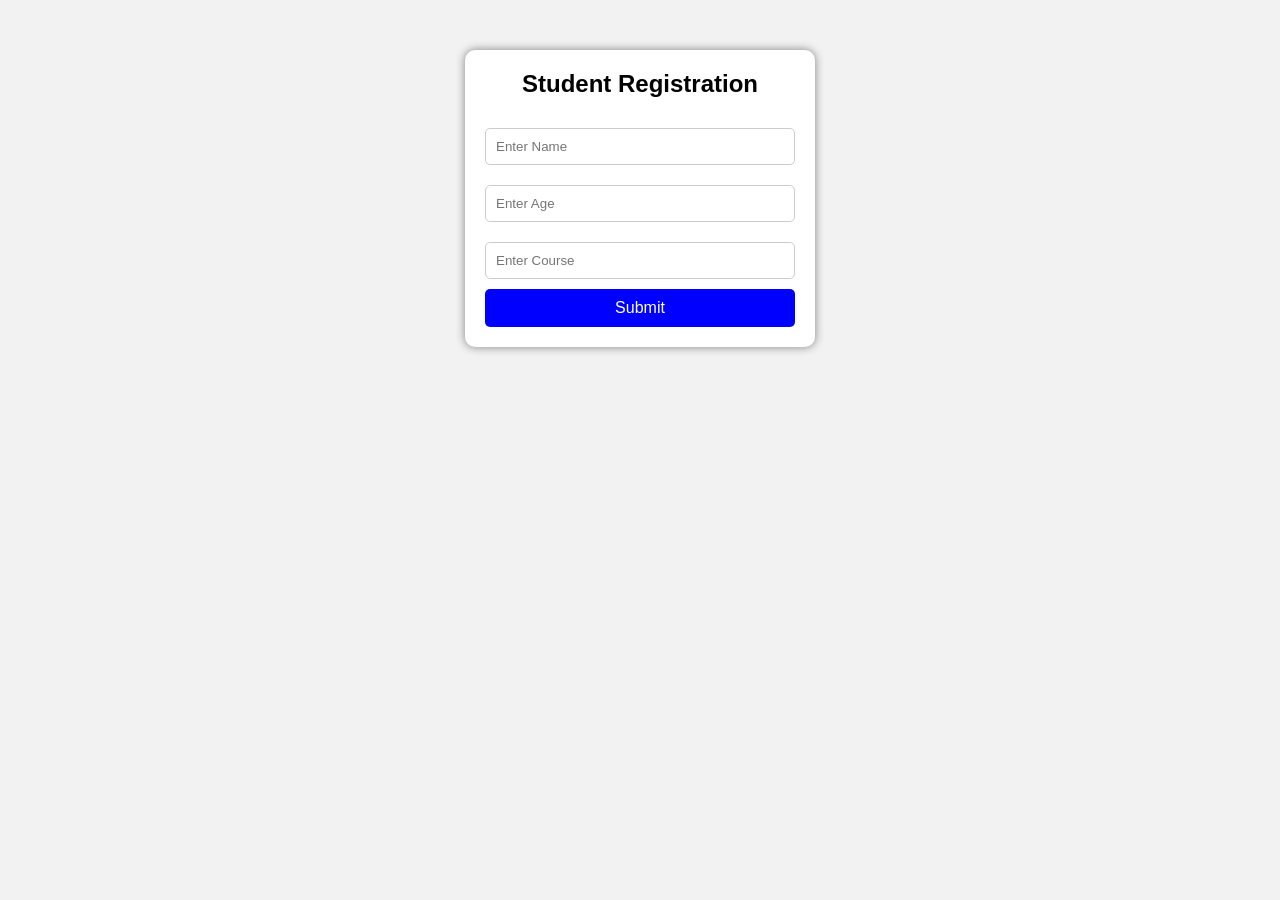
<file: STUDENT_REGISTRATION_CARD/index.html>
<!DOCTYPE html>
<html lang="en">
<head>
    <meta charset="UTF-8">
    <meta name="viewport" content="width=device-width, initial-scale=1.0">
    <title>Student Registration</title>
    <link rel="stylesheet" href="style.css">
</head>
<body>

    <div class="container">
        <h2>Student Registration</h2>

        <input type="text" id="name" placeholder="Enter Name">
        <input type="number" id="age" placeholder="Enter Age">
        <input type="text" id="course" placeholder="Enter Course">

        <button onclick="registerStudent()">Submit</button>
    </div>

    <div class="card" id="card">
        <h2>Student Profile</h2>

        <p><strong>Name:</strong> <span id="studentName"></span></p>
        <p><strong>Age:</strong> <span id="studentAge"></span></p>
        <p><strong>Course:</strong> <span id="studentCourse"></span></p>
    </div>

    <script src="script.js"></script>

</body>
</html>
</file>
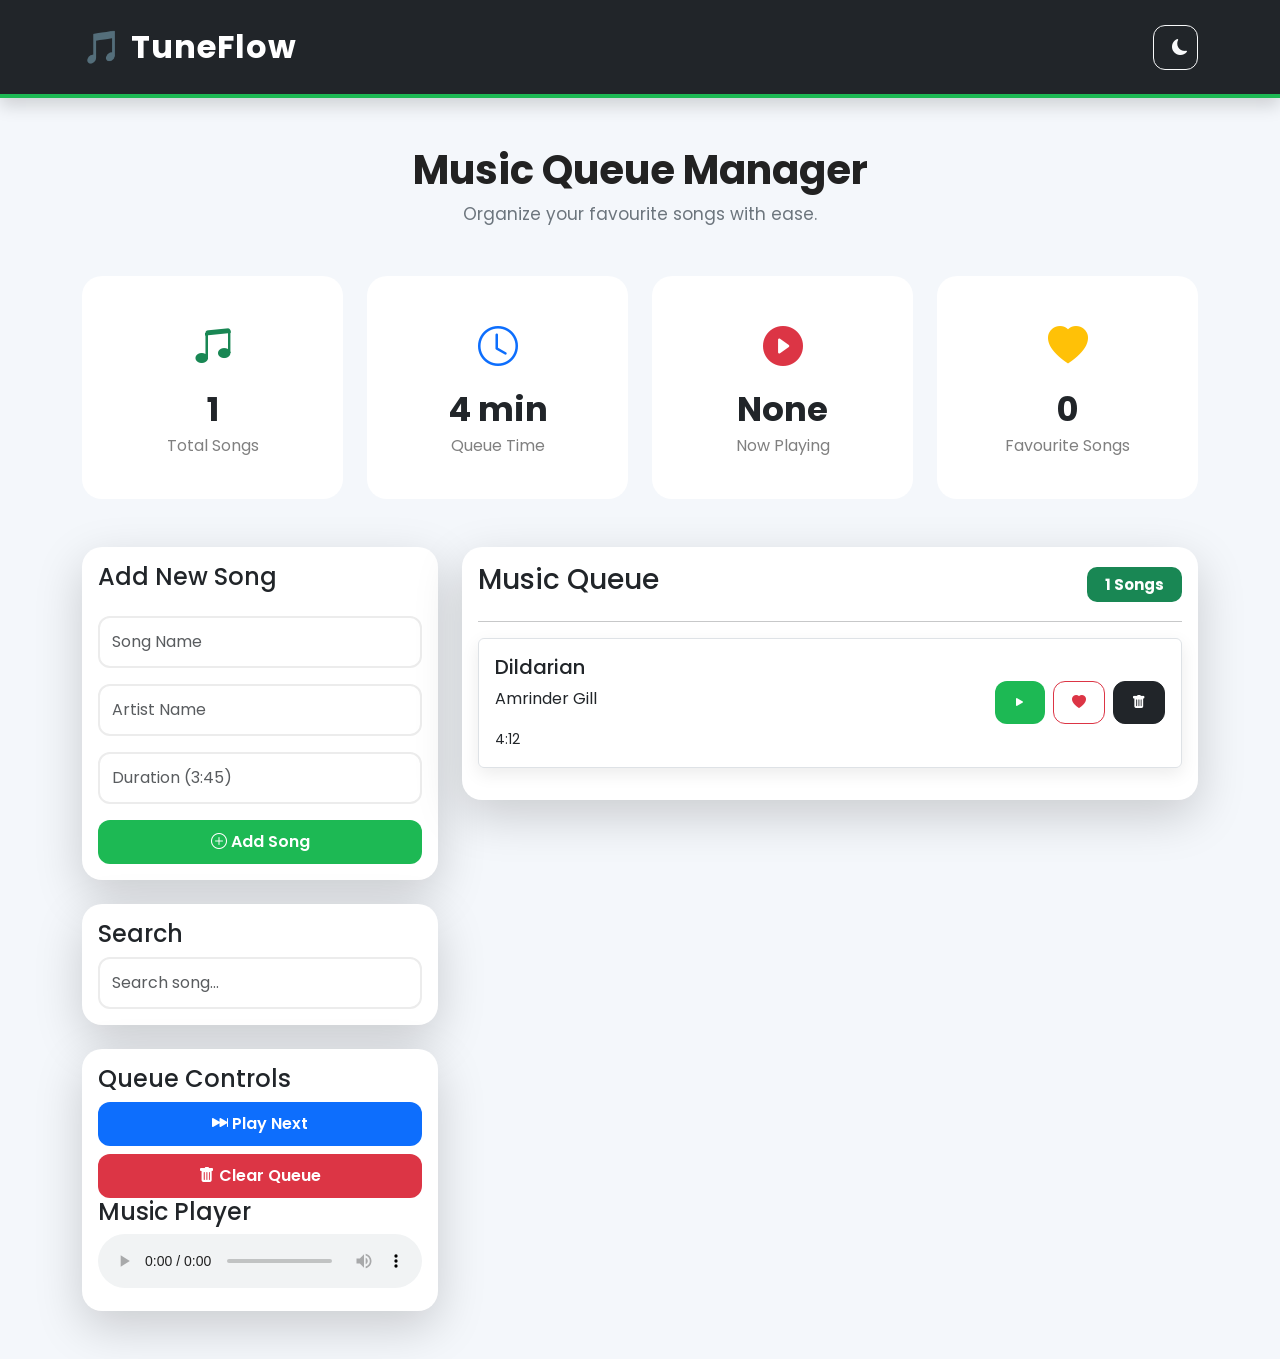
<file: TUNE_FLOW/index.html>
<!DOCTYPE html>
<html lang="en">

<head>

    <meta charset="UTF-8">
    <meta name="viewport" content="width=device-width, initial-scale=1.0">

    <title>TuneFlow | Music Queue</title>

    <!-- Bootstrap -->

    <link href="https://cdn.jsdelivr.net/npm/bootstrap@5.3.8/dist/css/bootstrap.min.css" rel="stylesheet">

    <!-- Bootstrap Icons -->

    <link rel="stylesheet"
        href="https://cdn.jsdelivr.net/npm/bootstrap-icons@1.11.3/font/bootstrap-icons.min.css">

    <!-- CSS -->

    <link rel="stylesheet" href="style.css">

</head>

<body>

    <!-- Navbar -->

    <nav class="navbar navbar-expand-lg navbar-dark bg-dark shadow">

        <div class="container">

            <a class="navbar-brand fw-bold fs-2" href="#">

                🎵 TuneFlow

            </a>

            <button class="btn btn-outline-light" id="themeBtn">

                <i class="bi bi-moon-fill"></i>

            </button>

        </div>

    </nav>





    <div class="container py-5">

        <!-- Heading -->

        <div class="text-center mb-5">

            <h1 class="fw-bold">

                Music Queue Manager

            </h1>

            <p class="text-secondary">

                Organize your favourite songs with ease.

            </p>

        </div>





        <!-- Statistics -->

        <div class="row g-4 mb-5">

            <div class="col-lg-3 col-md-6">

                <div class="card stat-card">

                    <div class="card-body">

                        <i class="bi bi-music-note-beamed fs-1 text-success"></i>

                        <h2 id="totalSongs">

                            0

                        </h2>

                        <p>Total Songs</p>

                    </div>

                </div>

            </div>

            <div class="col-lg-3 col-md-6">

                <div class="card stat-card">

                    <div class="card-body">

                        <i class="bi bi-clock fs-1 text-primary"></i>

                        <h2 id="queueTime">

                            0 min

                        </h2>

                        <p>Queue Time</p>

                    </div>

                </div>

            </div>

            <div class="col-lg-3 col-md-6">

                <div class="card stat-card">

                    <div class="card-body">

                        <i class="bi bi-play-circle-fill fs-1 text-danger"></i>

                        <h2 id="playingSong">

                            None

                        </h2>

                        <p>Now Playing</p>

                    </div>

                </div>

            </div>

            <div class="col-lg-3 col-md-6">

                <div class="card stat-card">

                    <div class="card-body">

                        <i class="bi bi-heart-fill fs-1 text-warning"></i>

                        <h2 id="favSongs">

                            0

                        </h2>

                        <p>Favourite Songs</p>

                    </div>

                </div>

            </div>

        </div>







        <div class="row">

            <!-- Left -->

            <div class="col-lg-4">

                <!-- Add Song -->

                <div class="card shadow-lg mb-4">

                    <div class="card-body">

                        <h4 class="mb-4">

                            Add New Song

                        </h4>

                        <input
                            type="text"
                            class="form-control mb-3"
                            id="songName"
                            placeholder="Song Name">

                        <input
                            type="text"
                            class="form-control mb-3"
                            id="artist"
                            placeholder="Artist Name">

                        <input
                            type="text"
                            class="form-control mb-3"
                            id="duration"
                            placeholder="Duration (3:45)">

                        <button
                            class="btn btn-success w-100"
                            id="addBtn">

                            <i class="bi bi-plus-circle"></i>

                            Add Song

                        </button>

                    </div>

                </div>





                <!-- Search -->

                <div class="card shadow-lg mb-4">

                    <div class="card-body">

                        <h4>

                            Search

                        </h4>

                        <input
                            type="text"
                            class="form-control"
                            id="searchBox"
                            placeholder="Search song...">

                    </div>

                </div>





                <!-- Queue Controls -->

                <div class="card shadow-lg">

                    <div class="card-body">

                        <h4>

                            Queue Controls

                        </h4>



                        <div class="d-grid gap-2">

                            <button class="btn btn-primary" id="playNextBtn">

                                <i class="bi bi-skip-forward-fill"></i>

                                Play Next

                            </button>

                            <button class="btn btn-danger" id="clearBtn">

                                <i class="bi bi-trash-fill"></i>

                                Clear Queue

                            </button>

                        </div>
                        
        <h4>Music Player</h4>
        <audio id="audioPlayer" controls class="w-100"></audio>

                    </div>

                </div>

            </div>





            <!-- Right -->

            <div class="col-lg-8">

                <div class="card shadow-lg">

                    <div class="card-body">

                        <div class="d-flex justify-content-between align-items-center mb-3">

                            <h3>

                                Music Queue

                            </h3>

                            <span
                                class="badge bg-success"
                                id="queueBadge">

                                0 Songs

                            </span>

                        </div>

                        <hr>

                        <!-- Song List -->

                        <div id="songList">

                        </div>

                    </div>

                </div>

            </div>

        </div>



        <!-- Toast -->

        <div
            class="toast position-fixed bottom-0 end-0 m-4"
            id="toast"
            role="alert">

            <div class="toast-header">

                <strong class="me-auto">

                    TuneFlow

                </strong>

                <button
                    class="btn-close"
                    data-bs-dismiss="toast">

                </button>

            </div>

            <div class="toast-body">

                Song Added Successfully 🎵

            </div>

        </div>





    </div>







    <script src="https://cdn.jsdelivr.net/npm/bootstrap@5.3.8/dist/js/bootstrap.bundle.min.js"></script>

    <script src="script.js"></script>

</body>

</html>
</file>
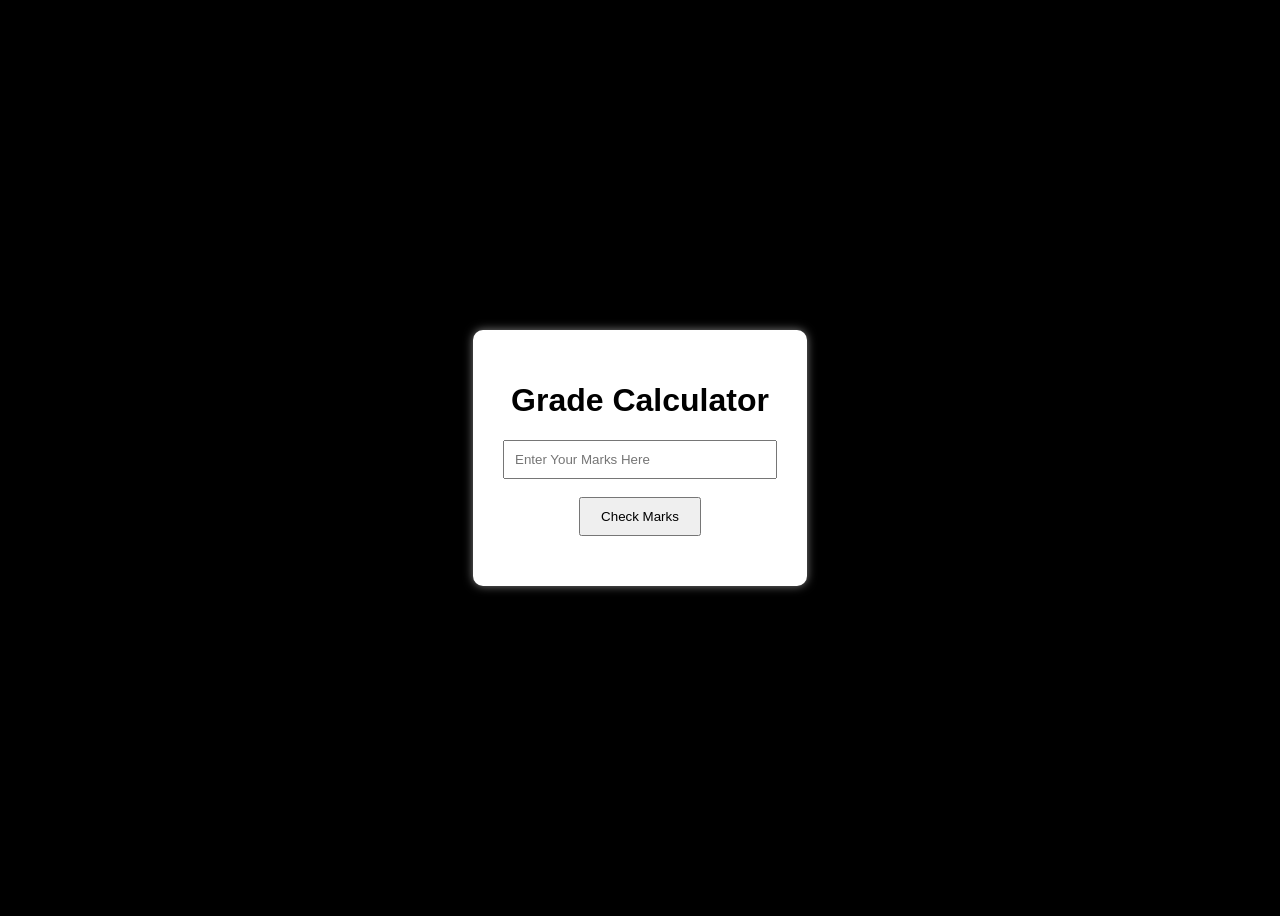
<file: GRADE_CALCULATOR/base.html>
<!DOCTYPE html>
<html lang="en">
<head>
    <meta charset="UTF-8">
    <meta name="viewport" content="width=device-width, initial-scale=1.0">
    <title>Grade Calculator</title>
    <link rel="stylesheet" href="style.css">

</head>
<body>
    <div class="container">
        <h1>Grade Calculator</h1>
        <input type="text" id="text" placeholder="Enter Your Marks Here"> 
        <br><br>
        <button onclick="checkMarks()" >Check Marks</button>

        <p id="Grade"></p>
    </div>
    <script src="script.js"></script>
    
</body>
</html>
</file>
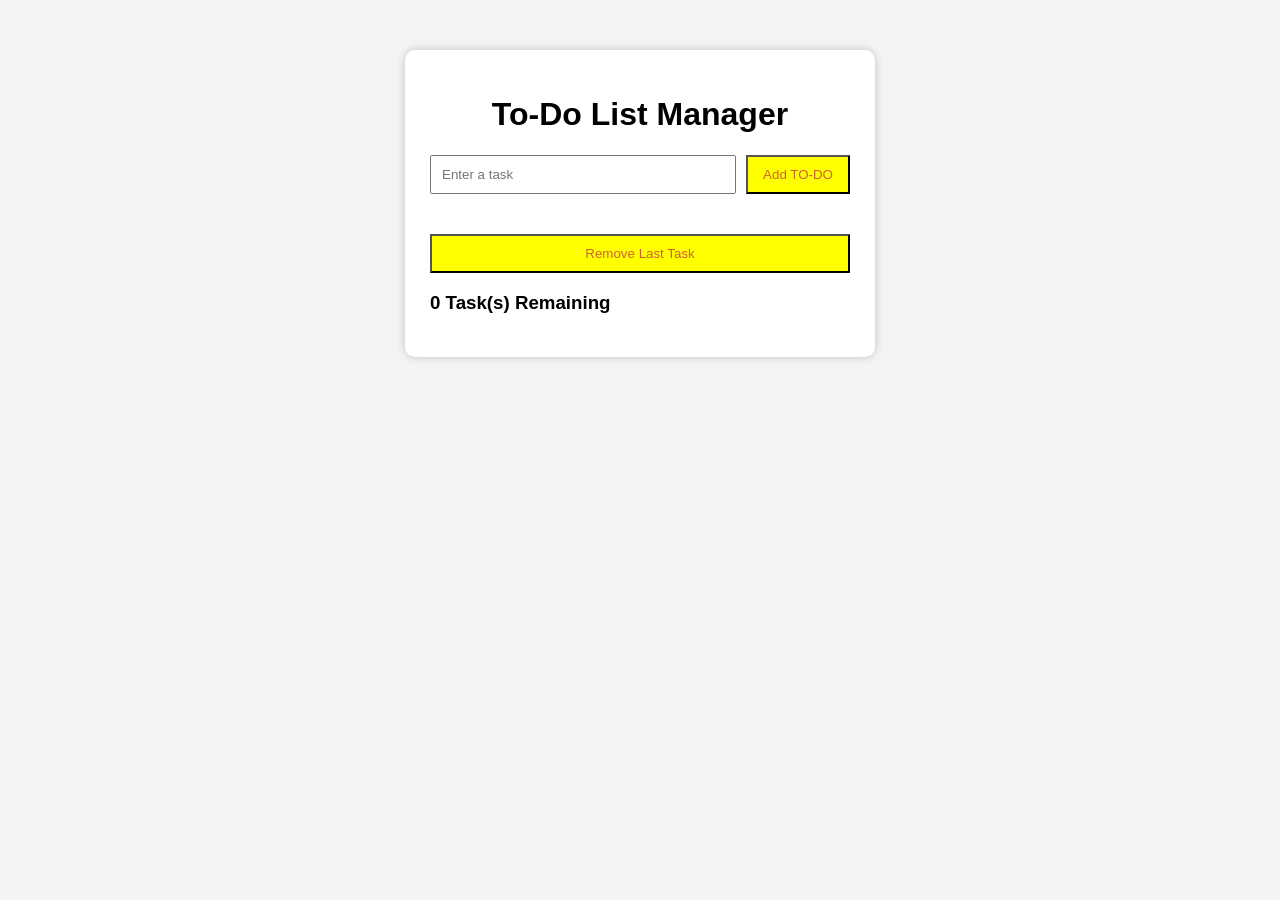
<file: LIST_MANAGER/toDo.html>
<!DOCTYPE html>
<html lang="en">
<head>
    <meta charset="UTF-8">
    <meta name="viewport" content="width=device-width, initial-scale=1.0">
    <title>To-Do List</title>
    <link rel="stylesheet" href="style.css">
</head>
<body>

<div class="container">
    <h1>To-Do List Manager</h1>

    <div class="input-box">
        <input type="text" id="taskInput" placeholder="Enter a task">
        <button onclick="addTask()">Add TO-DO</button>
    </div>

    <ul id="taskList"></ul>

    <button class="remove-btn" onclick="removeLastTask()">
        Remove Last Task
    </button>

    <h3 id="counter">0 Task(s) Remaining</h3>
</div>

<script src="script.js"></script>
</body>
</html>
</file>
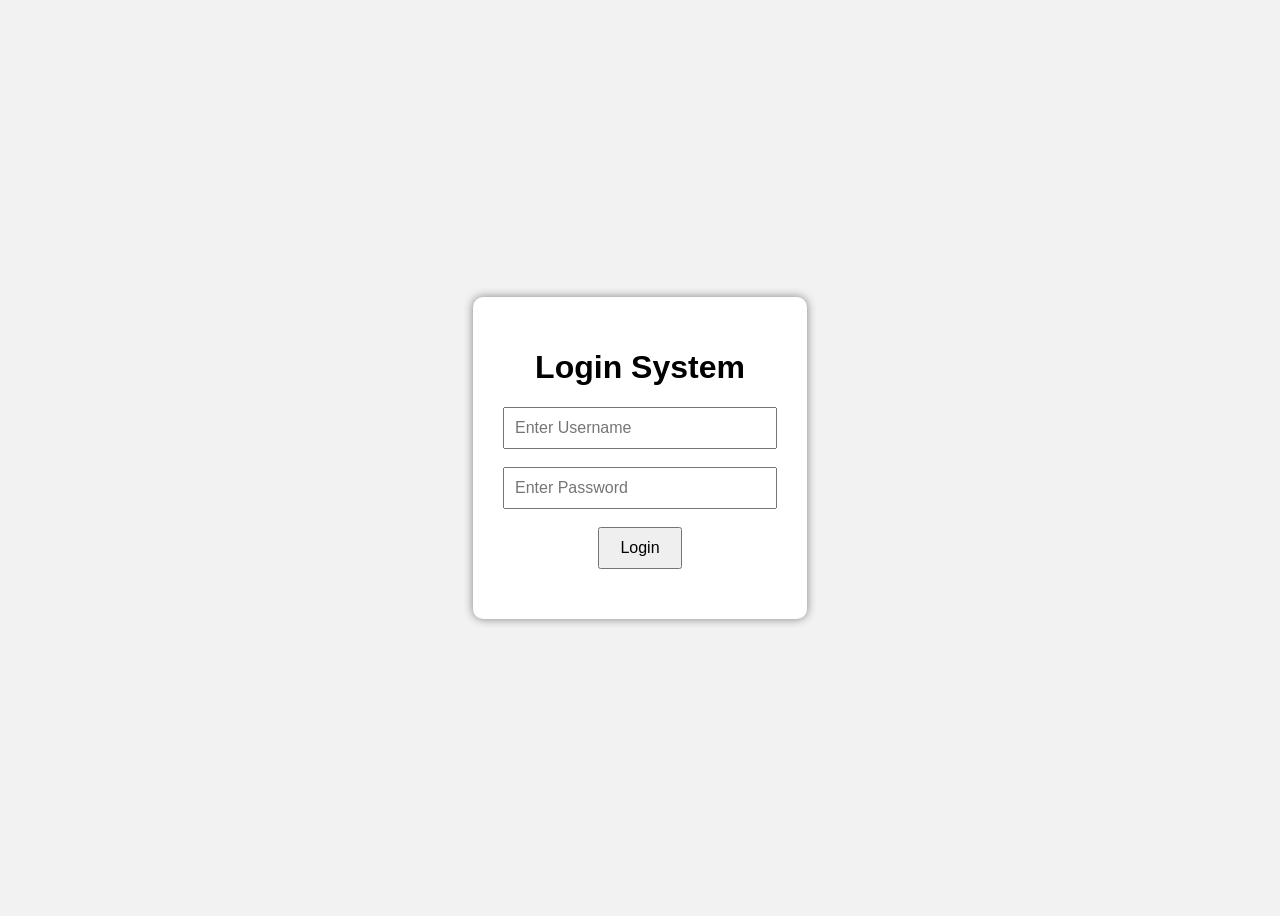
<file: LOGIN_SYSTEM/base.html>
<!DOCTYPE html>
<html lang="en">
<head>
    <meta charset="UTF-8">
    <meta name="viewport" content="width=device-width, initial-scale=1.0">
    <title>Login System</title>
    <link rel="stylesheet" href="style.css">
</head>
<body>

    <div class="container">
        <h1>Login System</h1>

        <input type="text" id="username" placeholder="Enter Username">
        <br><br>

        <input type="password" id="password" placeholder="Enter Password">
        <br><br>

        <button onclick="login()">Login</button>

        <p id="result"></p>
    </div>

    <script src="script.js"></script>

</body>
</html>
</file>
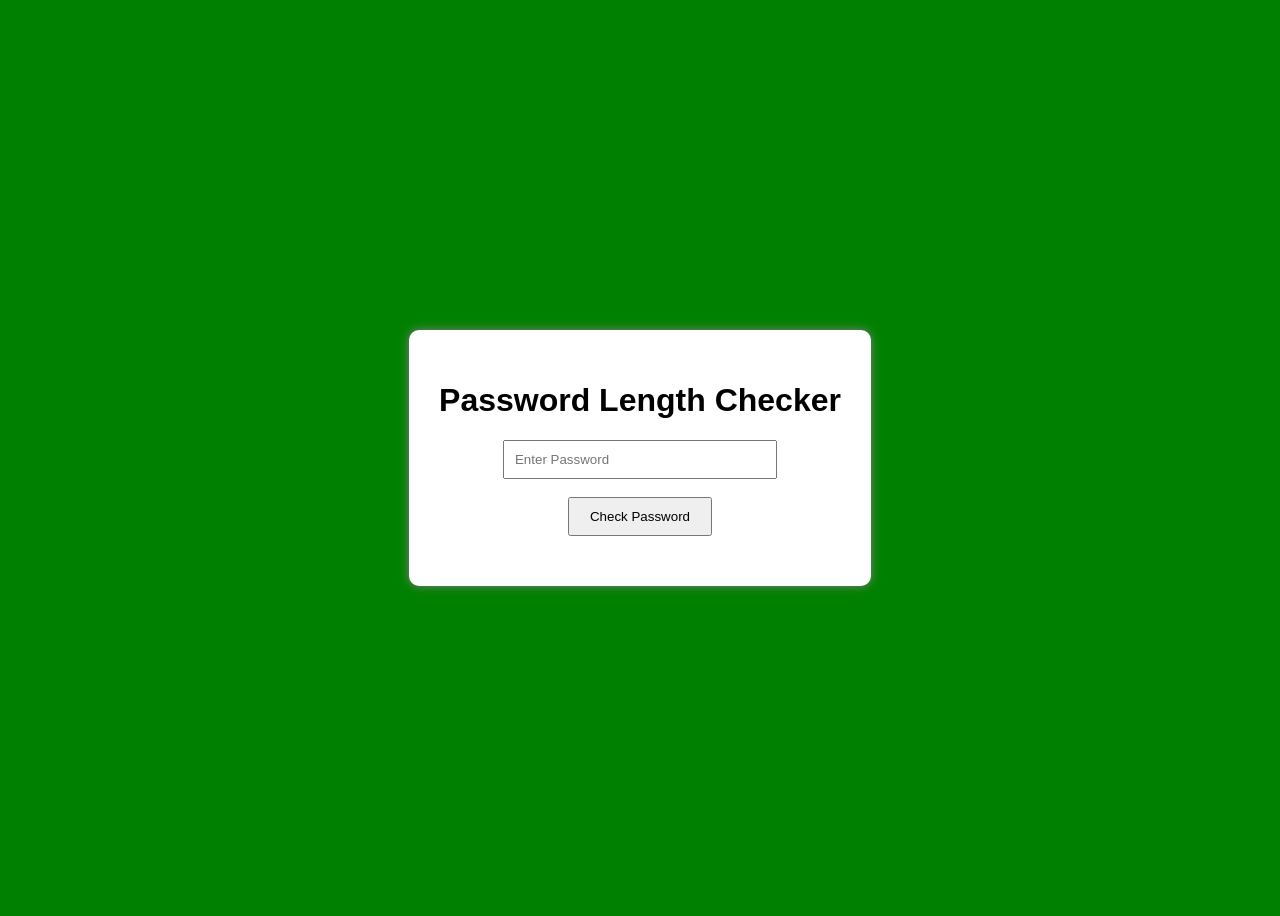
<file: PASSWORD_LENGTH_CHECKER/base.html>
<!DOCTYPE html>
<html lang="en">
<head>
    <meta charset="UTF-8">
    <meta name="viewport" content="width=device-width, initial-scale=1.0">
    <title>Password Length Checker</title>
    <link rel="stylesheet" href="style.css">
</head>
<body>

    <div class="container">
        <h1>Password Length Checker</h1>

        <input type="password" id="password" placeholder="Enter Password">

        <br><br>

        <button onclick="checkPassword()">Check Password</button>

        <p id="result"></p>
    </div>

    <script src="script.js"></script>

</body>
</html>
</file>
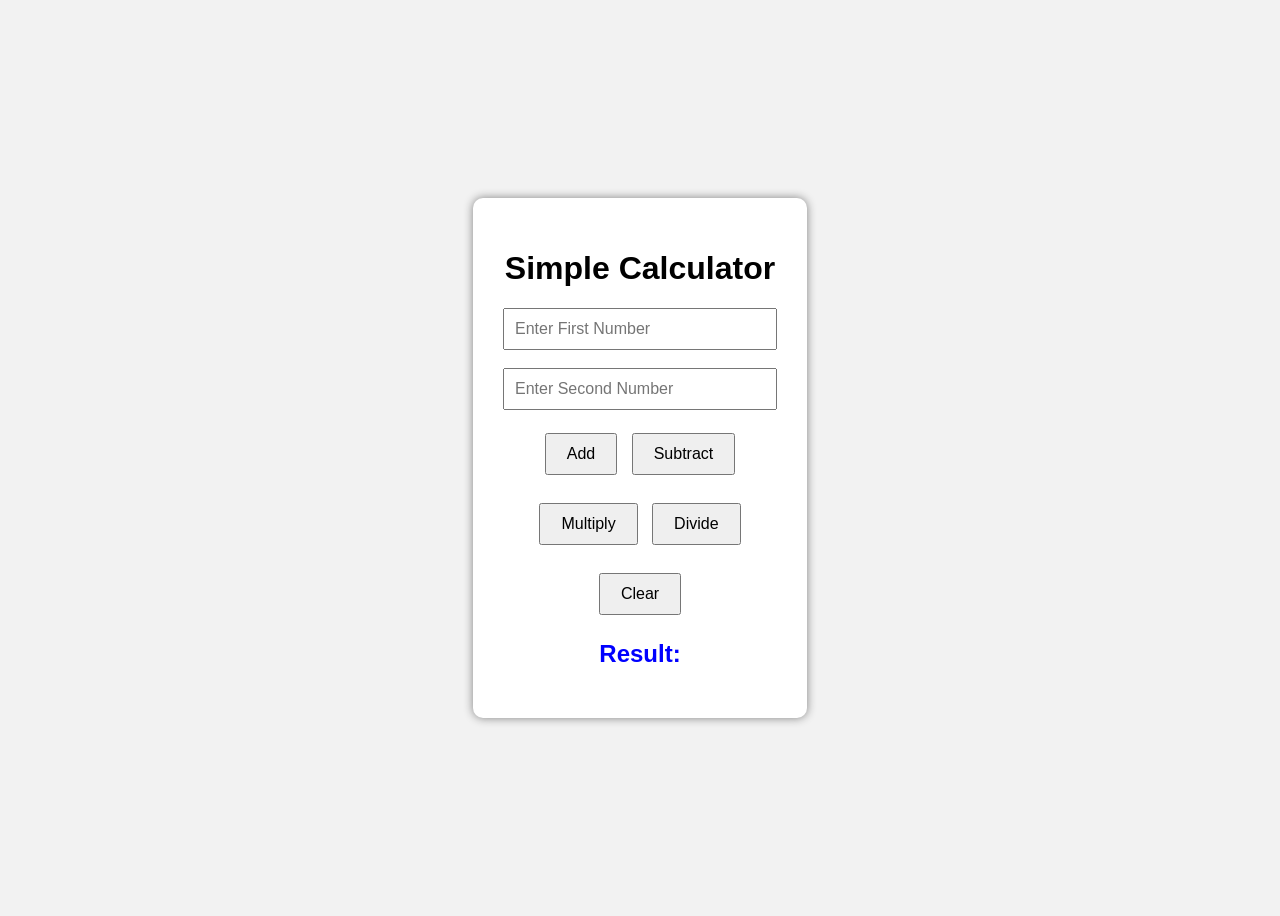
<file: SIMPLE_CALCULATOR/base.html>
<!DOCTYPE html>
<html lang="en">
<head>
    <meta charset="UTF-8">
    <meta name="viewport" content="width=device-width, initial-scale=1.0">
    <title>Simple Calculator</title>
    <link rel="stylesheet" href="style.css">
</head>
<body>

    <div class="container">
        <h1>Simple Calculator</h1>

        <input type="number" id="num1" placeholder="Enter First Number">
        <br><br>

        <input type="number" id="num2" placeholder="Enter Second Number">
        <br><br>

        <button onclick="add()">Add</button>
        <button onclick="subtract()">Subtract</button>
        <br><br>

        <button onclick="multiply()">Multiply</button>
        <button onclick="divide()">Divide</button>
        <br><br>

        <button onclick="clearAll()">Clear</button>

        <h2 id="result">Result:</h2>
    </div>

    <script src="script.js"></script>

</body>
</html>
</file>
<file: STUDENT_REGISTRATION_CARD/style.css>
*{
    margin:0;
    padding:0;
    box-sizing:border-box;
    font-family:Arial, sans-serif;
}

body{
    background:#f2f2f2;
    display:flex;
    flex-direction:column;
    align-items:center;
    margin-top:50px;
}

.container{
    width:350px;
    background:white;
    padding:20px;
    border-radius:10px;
    box-shadow:0 0 10px gray;
}

.container h2{
    text-align:center;
    margin-bottom:20px;
}

input{
    width:100%;
    padding:10px;
    margin:10px 0;
    border:1px solid #ccc;
    border-radius:5px;
}

button{
    width:100%;
    padding:10px;
    background:blue;
    color:white;
    border:none;
    border-radius:5px;
    cursor:pointer;
    font-size:16px;
}

button:hover{
    background:darkblue;
}

.card{
    width:350px;
    margin-top:30px;
    padding:20px;
    background:white;
    border:2px solid black;
    border-radius:10px;
    display:none;
}

.card p{
    margin:10px 0;
    font-size:18px;
}
</file>
<file: TUNE_FLOW/style.css>
/* ===========================
        GOOGLE FONT
=========================== */

@import url('https://fonts.googleapis.com/css2?family=Poppins:wght@300;400;500;600;700;800&display=swap');

*{
    margin:0;
    padding:0;
    box-sizing:border-box;
    font-family:'Poppins',sans-serif;
}

body{
    background:#f4f7fb;
    color:#222;
    transition:.4s;
}

/* ===========================
        NAVBAR
=========================== */

.navbar{

    padding:18px;

    border-bottom:4px solid #1db954;

}

.navbar-brand{

    letter-spacing:1px;

}

#themeBtn{

    width:45px;

    height:45px;

}

/* ===========================
        HEADING
=========================== */

h1{

    font-weight:700;

}

.text-secondary{

    font-size:17px;

}

/* ===========================
        CARD
=========================== */

.card{

    border:none;

    border-radius:20px;

    overflow:hidden;

    transition:.35s;

}

.card:hover{

    transform:translateY(-5px);

    box-shadow:0 15px 30px rgba(0,0,0,.12);

}

/* ===========================
        STATS CARD
=========================== */

.stat-card{

    text-align:center;

    padding:25px;

    background:white;

}

.stat-card h2{

    font-size:34px;

    margin-top:12px;

    margin-bottom:5px;

    font-weight:700;

}

.stat-card p{

    color:gray;

    margin-bottom:0;

}

/* ===========================
        FORM
=========================== */

.form-control{

    border-radius:12px;

    padding:12px;

    border:2px solid #ececec;

    transition:.3s;

}

.form-control:focus{

    border-color:#1db954;

    box-shadow:none;

}

/* ===========================
        BUTTONS
=========================== */

.btn{

    border-radius:12px;

    padding:10px 18px;

    font-weight:600;

    transition:.3s;

}

.btn:hover{

    transform:scale(1.03);

}

.btn-success{

    background:#1db954;

    border:none;

}

.btn-success:hover{

    background:#17a74a;

}

.btn-primary{

    border:none;

}

.btn-danger{

    border:none;

}

/* ===========================
        SONG LIST
=========================== */

#songList{

    display:flex;

    flex-direction:column;

    gap:18px;

}

.song{

    display:flex;

    justify-content:space-between;

    align-items:center;

    padding:18px;

    background:white;

    border-radius:16px;

    box-shadow:0 6px 18px rgba(0,0,0,.08);

    transition:.3s;

}

.song:hover{

    transform:translateX(6px);

}

.song-left{

    display:flex;

    align-items:center;

    gap:15px;

}

.song-icon{

    width:60px;

    height:60px;

    border-radius:50%;

    background:#1db954;

    color:white;

    display:flex;

    justify-content:center;

    align-items:center;

    font-size:24px;

}

.song-details h5{

    margin:0;

    font-size:20px;

    font-weight:600;

}

.song-details p{

    margin:0;

    color:gray;

}

.song-details small{

    color:#999;

}

.song-right{

    display:flex;

    gap:10px;

}

/* ===========================
        BADGE
=========================== */

.badge{

    padding:10px 18px;

    font-size:15px;

    border-radius:10px;

}

/* ===========================
        TOAST
=========================== */

.toast{

    border-radius:15px;

    overflow:hidden;

}

.toast-header{

    background:#1db954;

    color:white;

}

.toast-body{

    font-weight:500;

}

/* ===========================
        PLAYING SONG
=========================== */

.playing{

    border-left:6px solid #1db954;

    background:#ecfff3;

}

.playing .song-icon{

    animation:pulse 1.2s infinite;

}

@keyframes pulse{

    0%{

        transform:scale(1);

    }

    50%{

        transform:scale(1.15);

    }

    100%{

        transform:scale(1);

    }

}

/* ===========================
        FAVOURITE
=========================== */

.favourite{

    color:red !important;

}

.heart-btn{

    transition:.3s;

}

.heart-btn:hover{

    transform:scale(1.2);

}

/* ===========================
        EMPTY QUEUE
=========================== */

.empty{

    text-align:center;

    padding:50px;

    color:gray;

}

.empty i{

    font-size:70px;

    color:#1db954;

    margin-bottom:20px;

}

/* ===========================
        DARK MODE
=========================== */

.dark{

    background:#121212;

    color:white;

}

.dark .card{

    background:#1d1d1d;

    color:white;

}

.dark .stat-card{

    background:#1d1d1d;

}

.dark .song{

    background:#242424;

    color:white;

}

.dark .song p{

    color:#cfcfcf;

}

.dark .song small{

    color:#9f9f9f;

}

.dark .form-control{

    background:#2b2b2b;

    color:white;

    border-color:#444;

}

.dark .form-control::placeholder{

    color:#aaa;

}

.dark .navbar{

    background:#000 !important;

}

.dark .toast-header{

    background:#1db954;

}

.dark .playing{

    background:#183424;

}

/* ===========================
        SCROLLBAR
=========================== */

::-webkit-scrollbar{

    width:8px;

}

::-webkit-scrollbar-thumb{

    background:#1db954;

    border-radius:20px;

}

::-webkit-scrollbar-track{

    background:#ddd;

}

/* ===========================
        RESPONSIVE
=========================== */

@media(max-width:992px){

    .song{

        flex-direction:column;

        align-items:flex-start;

        gap:15px;

    }

    .song-right{

        width:100%;

        justify-content:flex-end;

    }

}

@media(max-width:768px){

    h1{

        font-size:30px;

    }

    .stat-card{

        margin-bottom:20px;

    }

    .song-icon{

        width:50px;

        height:50px;

        font-size:20px;

    }

}

@media(max-width:576px){

    .navbar-brand{

        font-size:24px !important;

    }

    .song-details h5{

        font-size:17px;

    }

    .song-right{

        flex-wrap:wrap;

    }

    .btn{

        width:100%;

    }

}

/* ===========================
        ANIMATIONS
=========================== */

.fade-in{

    animation:fade .4s ease;

}

@keyframes fade{

    from{

        opacity:0;

        transform:translateY(15px);

    }

    to{

        opacity:1;

        transform:translateY(0);

    }

}

.rotate{

    animation:rotate .5s;

}

@keyframes rotate{

    from{

        transform:rotate(0deg);

    }

    to{

        transform:rotate(180deg);

    }

}

/* ===========================
        FOOTER
=========================== */

footer{

    text-align:center;

    padding:30px;

    color:gray;

    font-size:15px;

}
</file>
<file: GRADE_CALCULATOR/style.css>
body{
    font-family: Arial, sans-serif;
    background-color:black;
    display: flex;
    justify-content: center;
    align-items: center;
    height: 100vh;
}

.container{
    background: white;
    padding: 30px;
    border-radius: 10px;
    text-align: center;
    box-shadow: 0 0 10px gray;
}

input{
    padding: 10px;
    width: 250px;
}

button{
    padding: 10px 20px;
    cursor: pointer;
}

p{
    font-size: 20px;
    font-weight: bold;
}
</file>
<file: LIST_MANAGER/style.css>
body{
    font-family: Arial, sans-serif;
    background:#f4f4f4;
    display:flex;
    justify-content:center;
    margin-top:50px;
}

.container{
    background:white;
    padding:25px;
    width:420px;
    border-radius:10px;
    box-shadow:0 0 10px rgba(0,0,0,0.2);
}

h1{
    text-align:center;
}

.input-box{
    display:flex;
    gap:10px;
}

input{
    flex:1;
    padding:10px;
}

button{
    padding:10px 15px;
    cursor:pointer;
    color: rgb(205, 97, 50);
    background-color: yellow;
}

ul{
    list-style:none;
    padding:0;
    margin-top:20px;
}

li{
    display:flex;
    justify-content:space-between;
    align-items:center;
    background:#eee;
    margin:8px 0;
    padding:10px;
    border-radius:5px;
}

.task{
    display:flex;
    align-items:center;
    gap:10px;
}

.completed{
    text-decoration:line-through;
    color:gray;
}

.delete-btn{
    background:red;
    color:white;
    border:none;
    border-radius:5px;
    padding:5px 10px;
}

.remove-btn{
    width:100%;
    margin-top:20px;
}
</file>
<file: LOGIN_SYSTEM/style.css>
body{
    font-family: Arial, sans-serif;
    background-color: #f2f2f2;

    display: flex;
    justify-content: center;
    align-items: center;

    height: 100vh;
}

.container{
    background: white;
    padding: 30px;
    border-radius: 10px;
    text-align: center;
    box-shadow: 0 0 10px gray;
}

input{
    width: 250px;
    padding: 10px;
    font-size: 16px;
}

button{
    padding: 10px 20px;
    font-size: 16px;
    cursor: pointer;
}

#result{
    margin-top: 20px;
    font-size: 20px;
    font-weight: bold;
}
</file>
<file: PASSWORD_LENGTH_CHECKER/style.css>
body{
    font-family: Arial, sans-serif;
    background-color:green;
    display: flex;
    justify-content: center;
    align-items: center;
    height: 100vh;
}

.container{
    background: white;
    padding: 30px;
    border-radius: 10px;
    text-align: center;
    box-shadow: 0 0 10px gray;
}

input{
    padding: 10px;
    width: 250px;
}

button{
    padding: 10px 20px;
    cursor: pointer;
}

p{
    font-size: 20px;
    font-weight: bold;
}
</file>
<file: SIMPLE_CALCULATOR/style.css>
body{
    font-family: Arial, sans-serif;
    background-color: #f2f2f2;

    display: flex;
    justify-content: center;
    align-items: center;

    height: 100vh;
}

.container{
    background: white;
    padding: 30px;
    border-radius: 10px;
    text-align: center;
    box-shadow: 0 0 10px gray;
}

input{
    width: 250px;
    padding: 10px;
    font-size: 16px;
}

button{
    padding: 10px 20px;
    margin: 5px;
    font-size: 16px;
    cursor: pointer;
}

#result{
    margin-top: 20px;
    color: blue;
}
</file>
